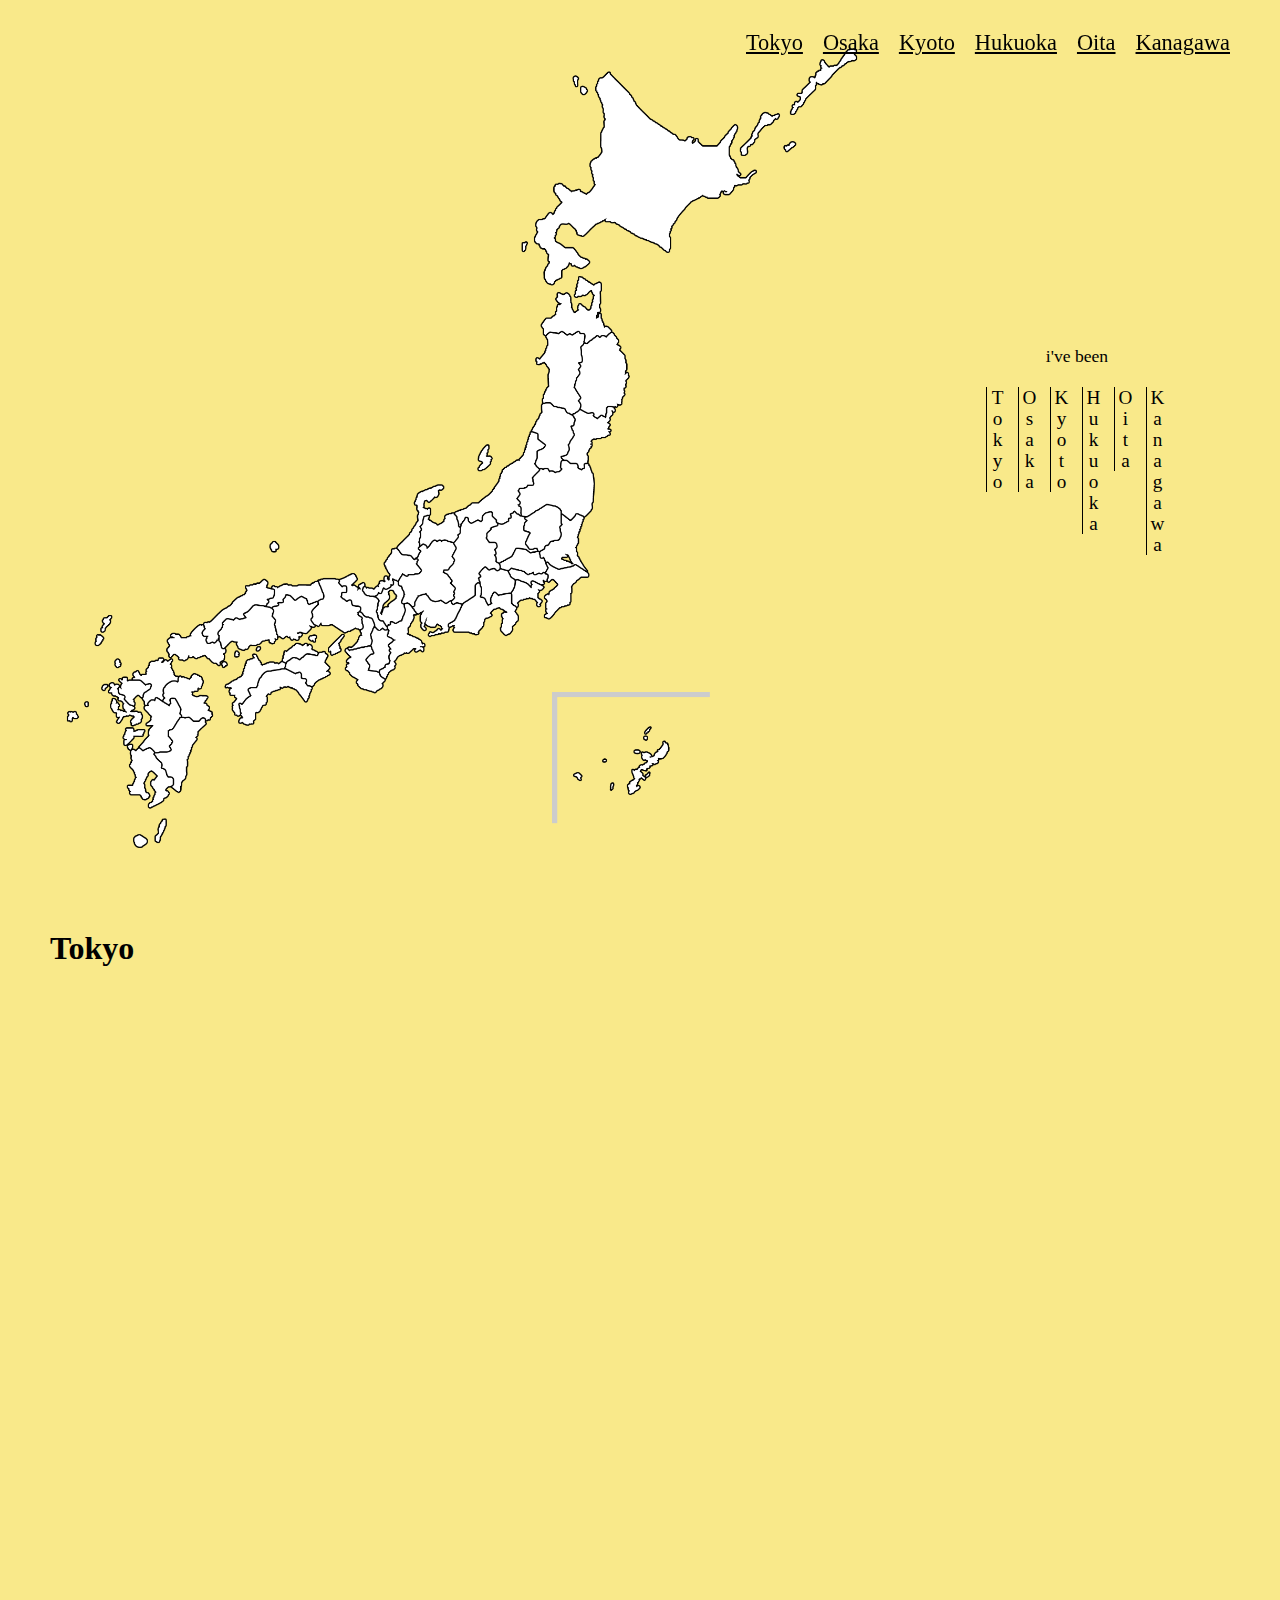
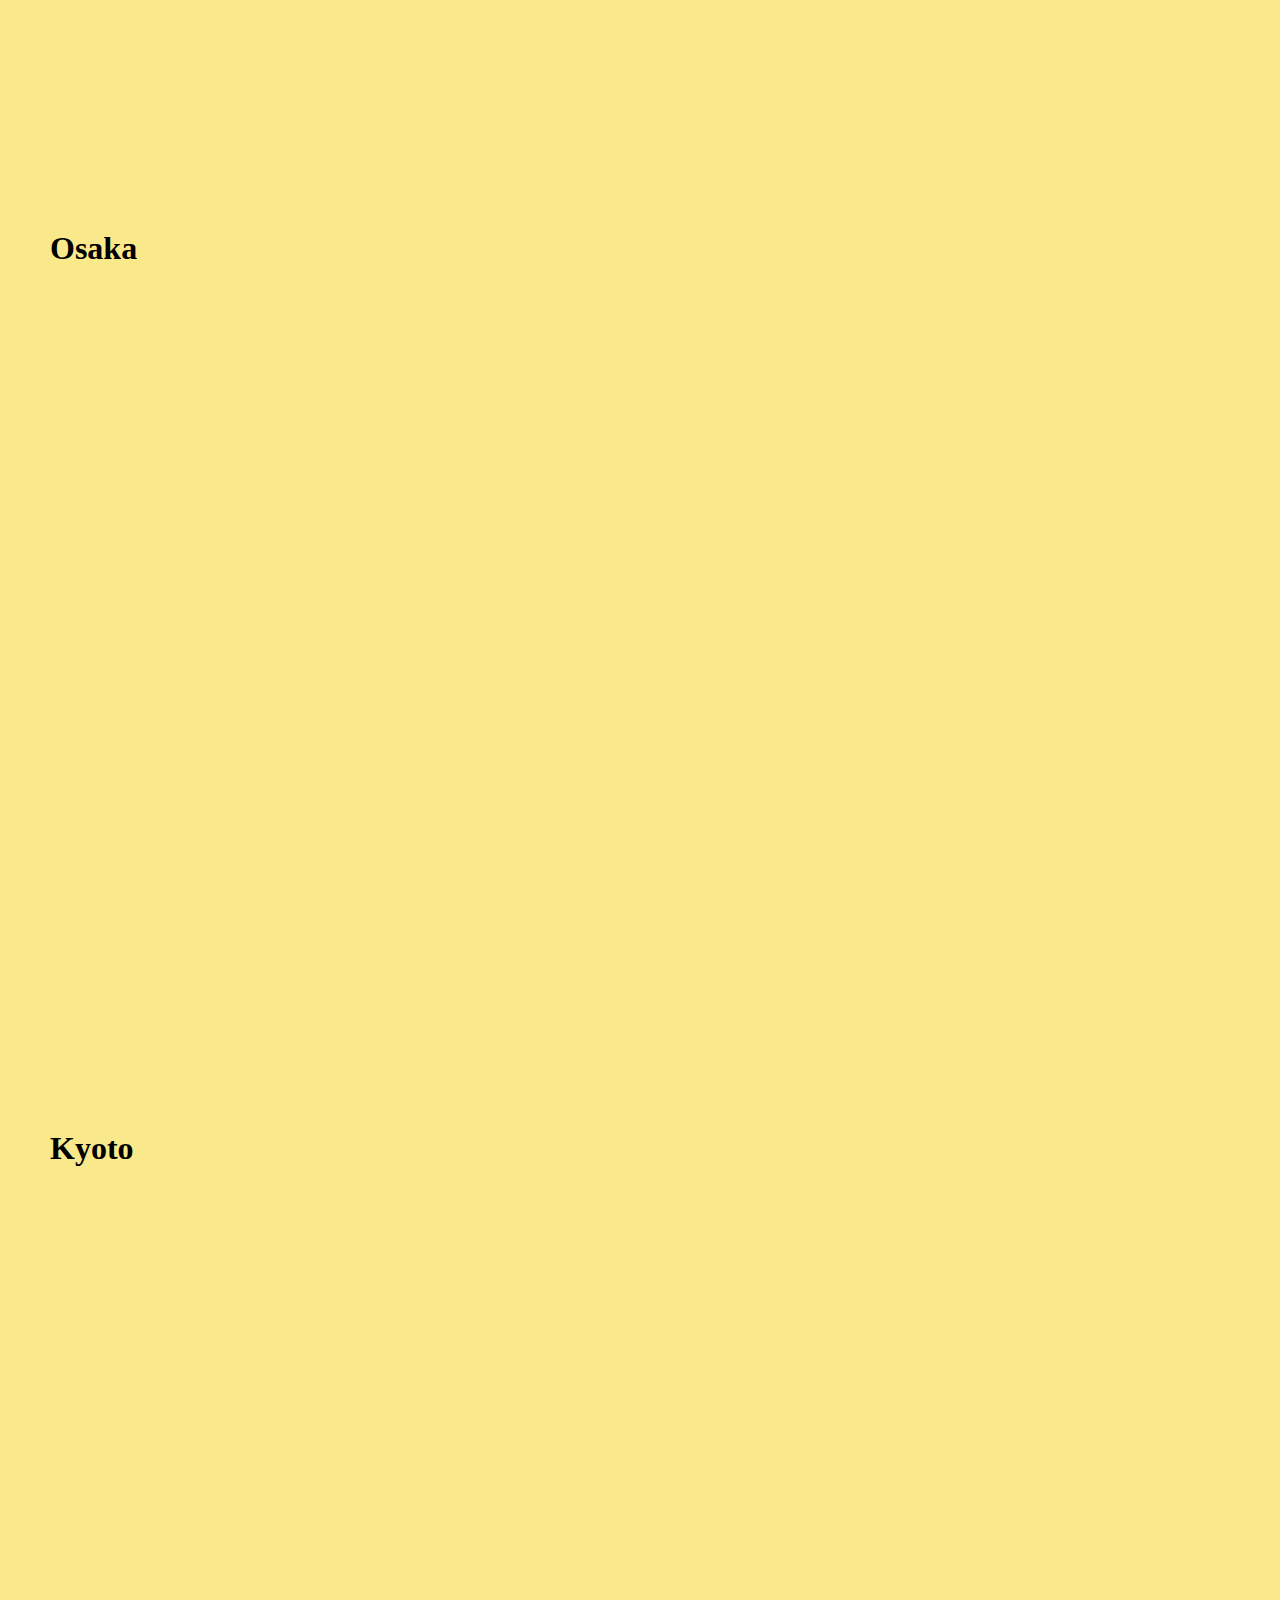
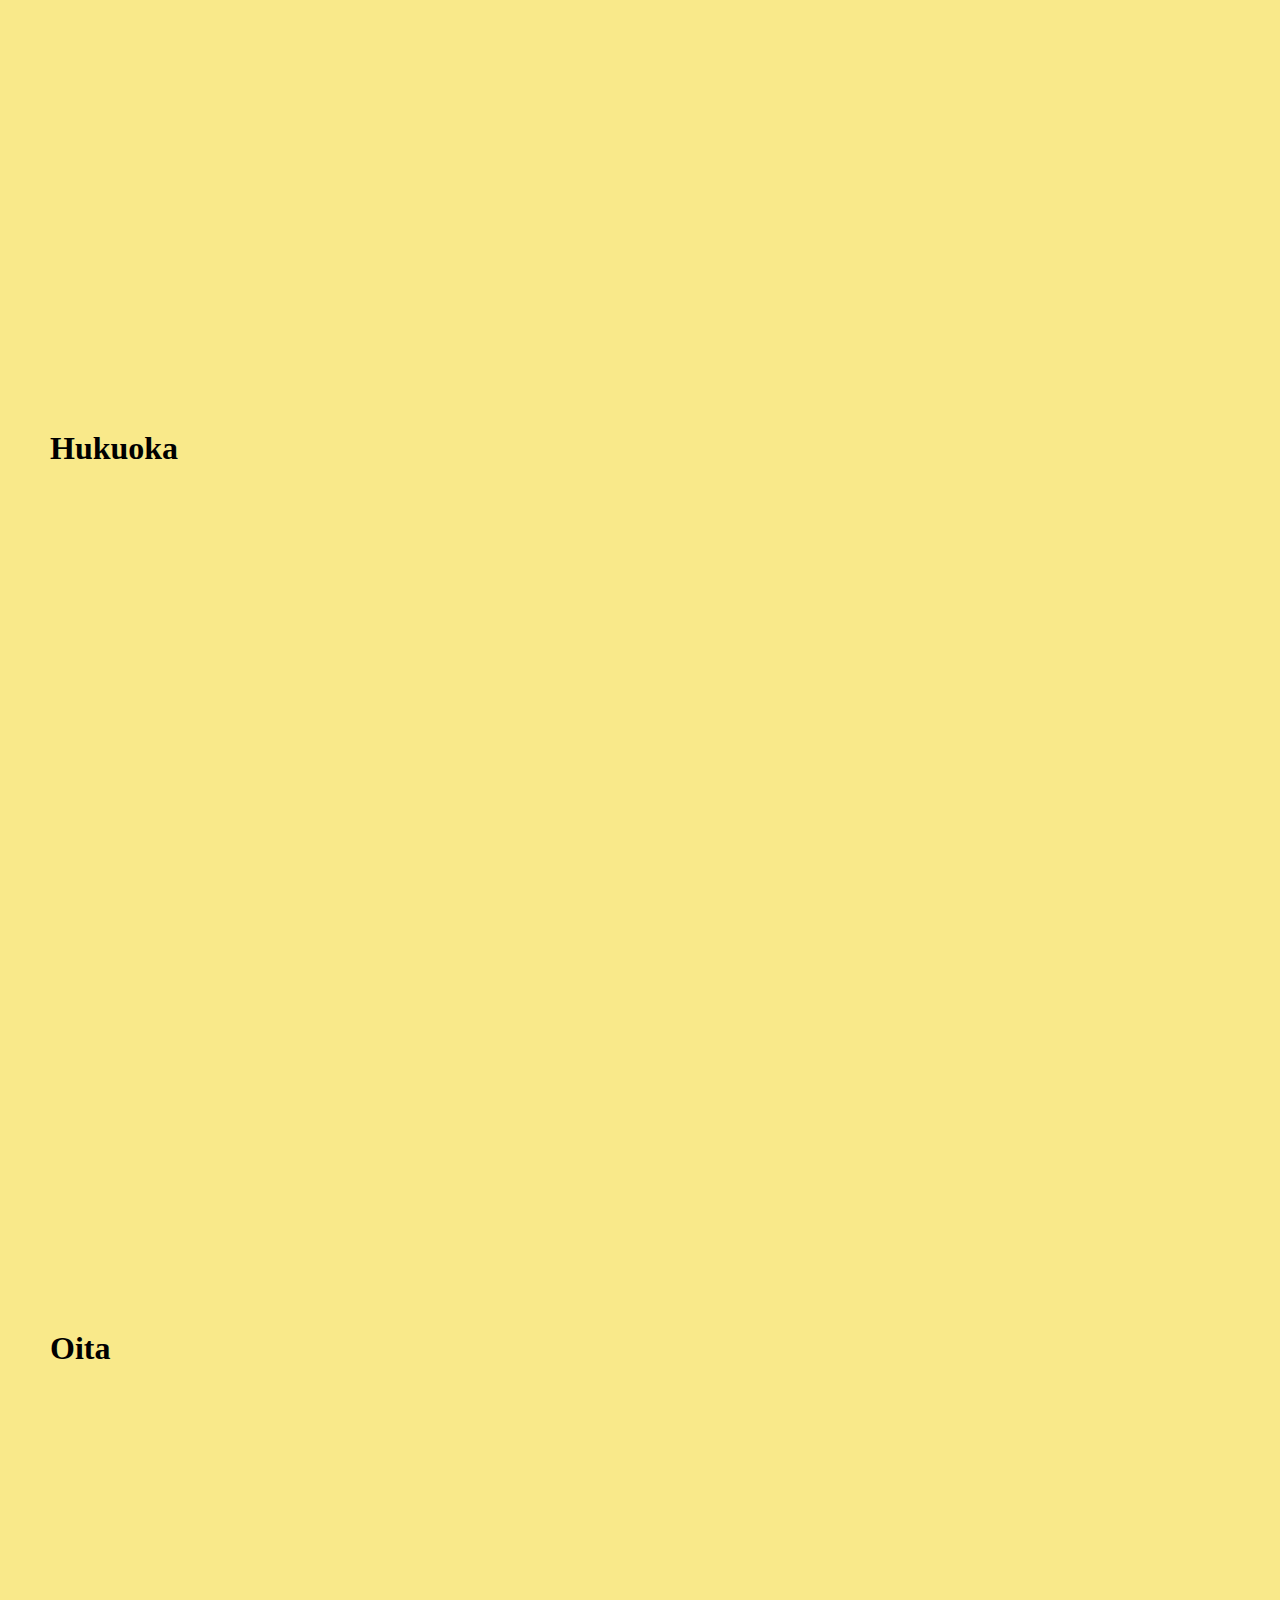
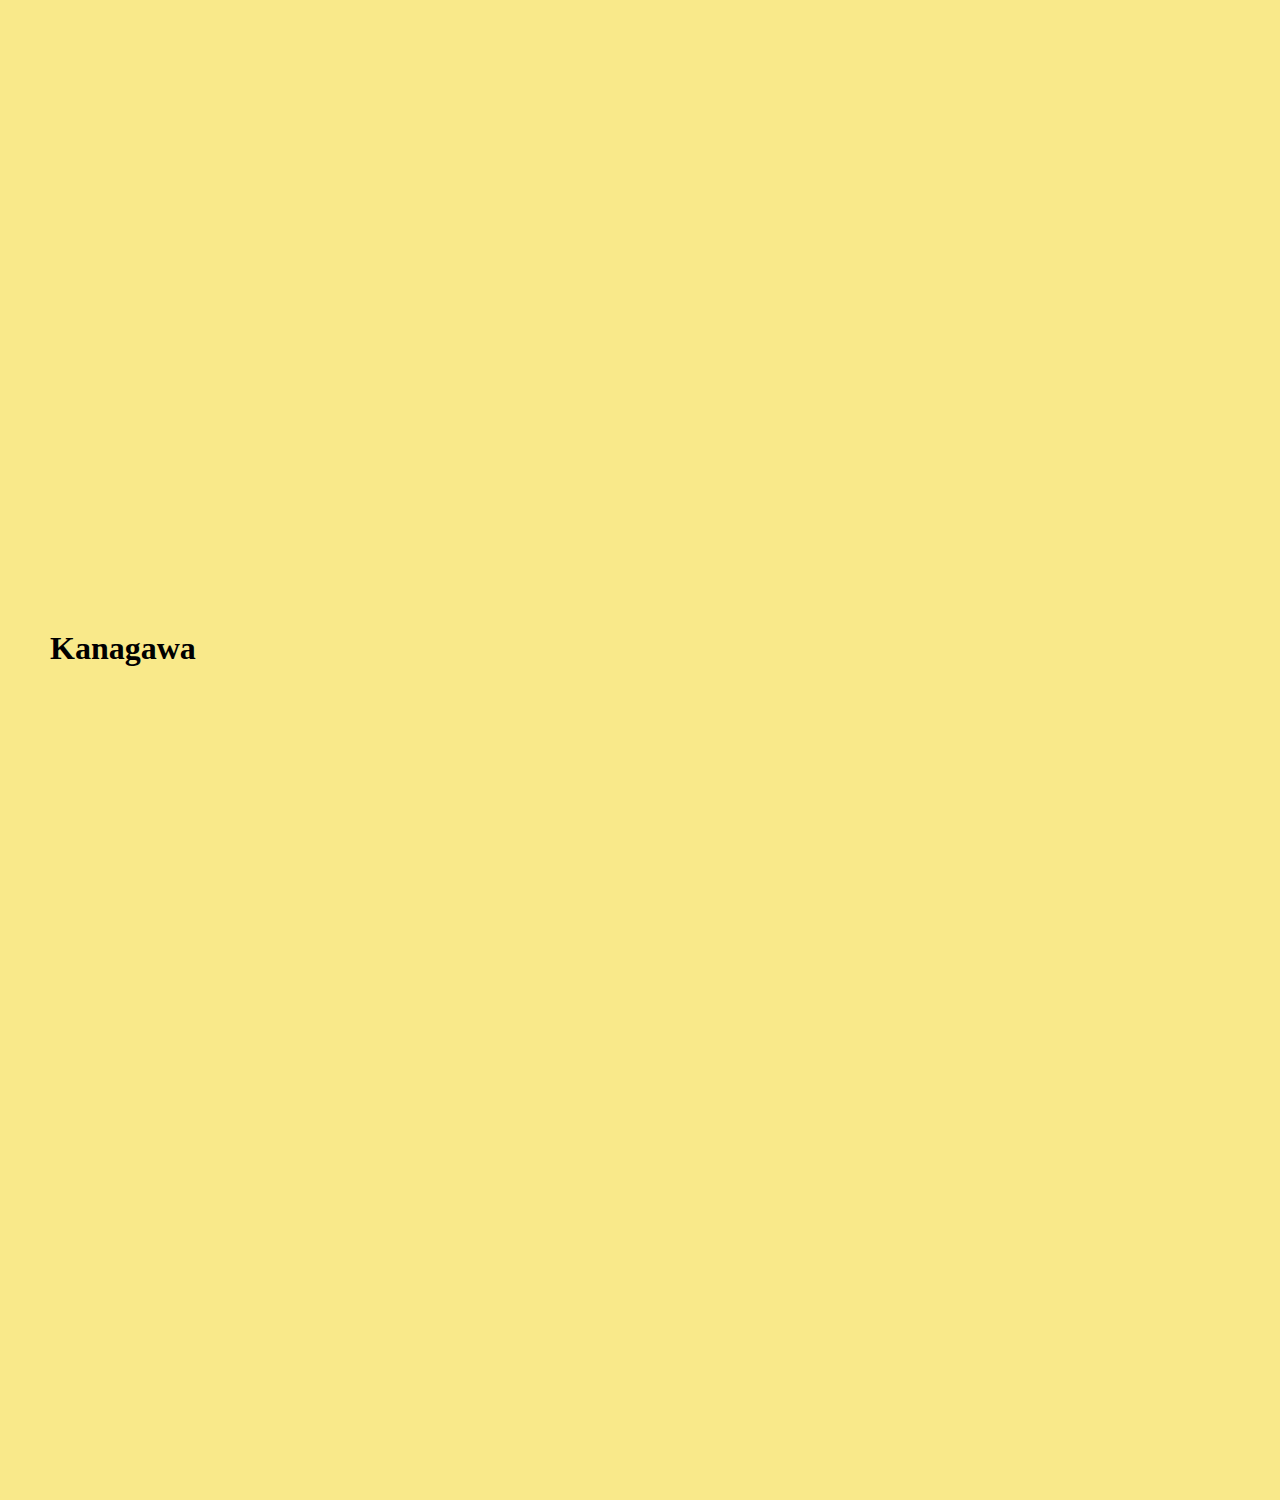
<file: week10/sebellko/index.html>
<!DOCTYPE html>
<html lang="en">
  <head>
    <meta charset="UTF-8" />
    <meta name="viewport" content="width=device-width, initial-scale=1.0" />
    <title>week10</title>
    <link rel="stylesheet" href="style.css" />
  </head>
  <body>
    <nav>
      <ul>
        <li><a href="#tokyoSection">Tokyo</a></li>
        <li><a href="#osakaSection">Osaka</a></li>
        <li><a href="#kyotoSection">Kyoto</a></li>
        <li><a href="#hukuokaSection">Hukuoka</a></li>
        <li><a href="#oitaSection">Oita</a></li>
        <li><a href="#kanagawaSection">Kanagawa</a></li>
      </ul>
    </nav>
    <main>
      <div class="img-wrapper">
        <img
          class="japan-map"
          src="./assets/images/japan-map.png"
          alt="japan-map"
        />
        <img
          id="Hukuoka"
          class="hukuoka"
          src="./assets/images/hukuoka.svg"
          alt="hukuoka"
        />
        <img
          id="Kanagawa"
          class="kanagawa"
          src="./assets/images/kanagawa.svg"
          alt="kanagawa"
        />
        <img
          id="Kyoto"
          class="kyoto"
          src="./assets/images/kyoto.svg"
          alt="kyoto"
        />
        <img id="Oita" class="oita" src="./assets/images/oita.svg" alt="oita" />
        <img
          id="Osaka"
          class="osaka"
          src="./assets/images/osaka.svg"
          alt="osaka"
        />
        <img
          id="Tokyo"
          class="tokyo"
          src="./assets/images/tokyo.svg"
          alt="tokyo"
        />
      </div>
      <div class="detail">
        <h1>i've been</h1>
        <ul id="listWrapper">
          <li><a href="#tokyoSection">Tokyo</a></li>
          <li><a href="#osakaSection">Osaka</a></li>
          <li><a href="#kyotoSection">Kyoto</a></li>
          <li><a href="#hukuokaSection">Hukuoka</a></li>
          <li><a href="#oitaSection">Oita</a></li>
          <li><a href="#kanagawaSection">Kanagawa</a></li>
        </ul>
      </div>
    </main>
    <section id="tokyoSection">
      <h1>Tokyo</h1>
    </section>
    <section id="osakaSection">
      <h1>Osaka</h1>
    </section>
    <section id="kyotoSection">
      <h1>Kyoto</h1>
    </section>
    <section id="hukuokaSection">
      <h1>Hukuoka</h1>
    </section>
    <section id="oitaSection">
      <h1>Oita</h1>
    </section>
    <section id="kanagawaSection">
      <h1>Kanagawa</h1>
    </section>
  </body>
  <script src="./app.js"></script>
</html>
</file>
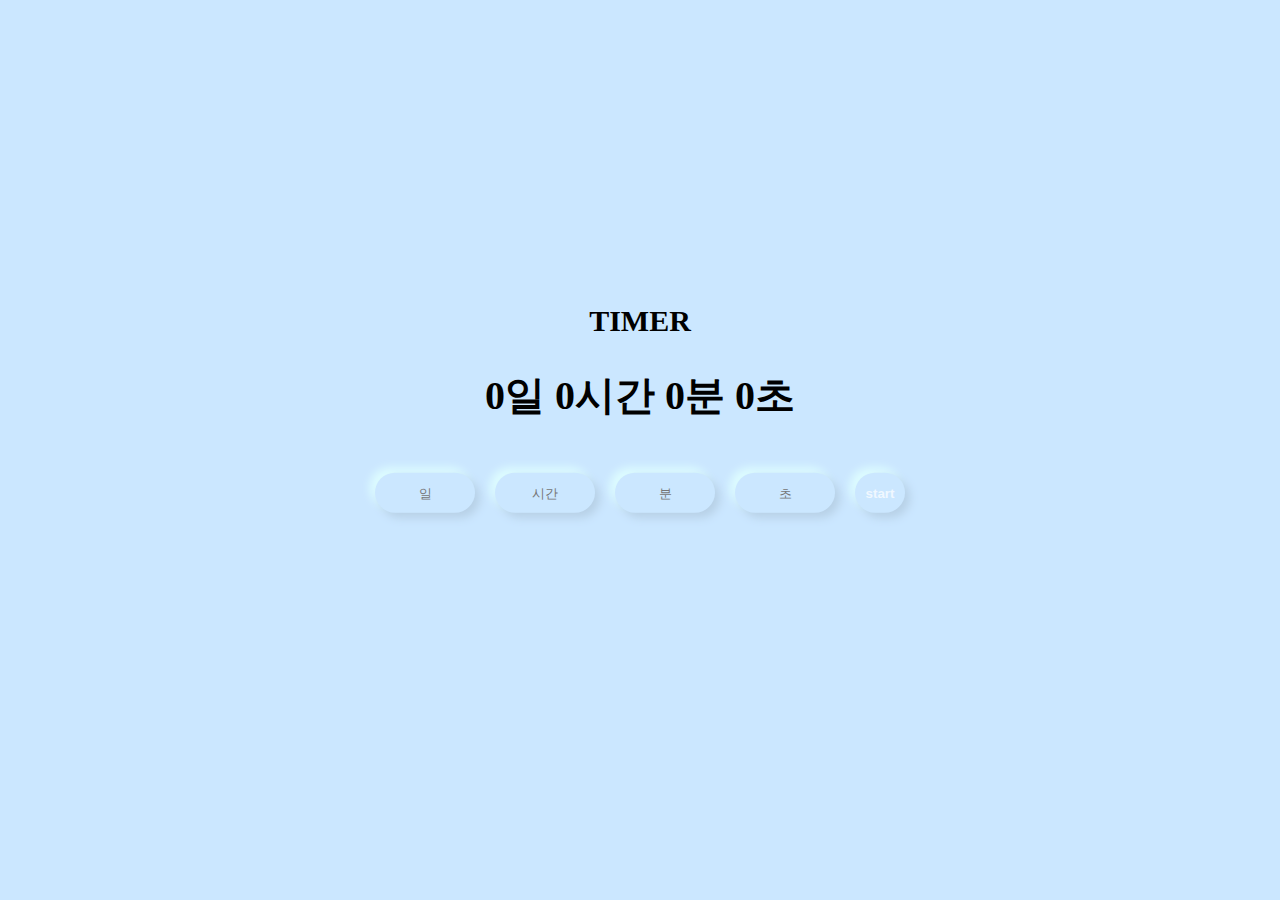
<file: week12/rkdcodus/index.html>
<!DOCTYPE html>
<html lang="en">
  <head>
    <meta charset="UTF-8" />
    <meta name="viewport" content="width=device-width, initial-scale=1.0" />
    <link rel="stylesheet" href="./style.css" />
    <title>Countdown-timer</title>
  </head>
  <body>
    <section>
      <h2>TIMER</h2>
      <h1 id="printElem">0일 0시간 0분 0초</h1>
      <h2 class="end">종료</h2>
      <div id="inputs">
        <input id="day" type="text" placeholder="일" autocomplete="off" />
        <input id="hour" type="text" placeholder="시간" autocomplete="off" />
        <input id="minute" type="text" placeholder="분" autocomplete="off" />
        <input id="second" type="text" placeholder="초" autocomplete="off" />
        <button id="startBtn">start</button>
      </div>
    </section>

    <script src="./main.js"></script>
  </body>
</html>
</file>
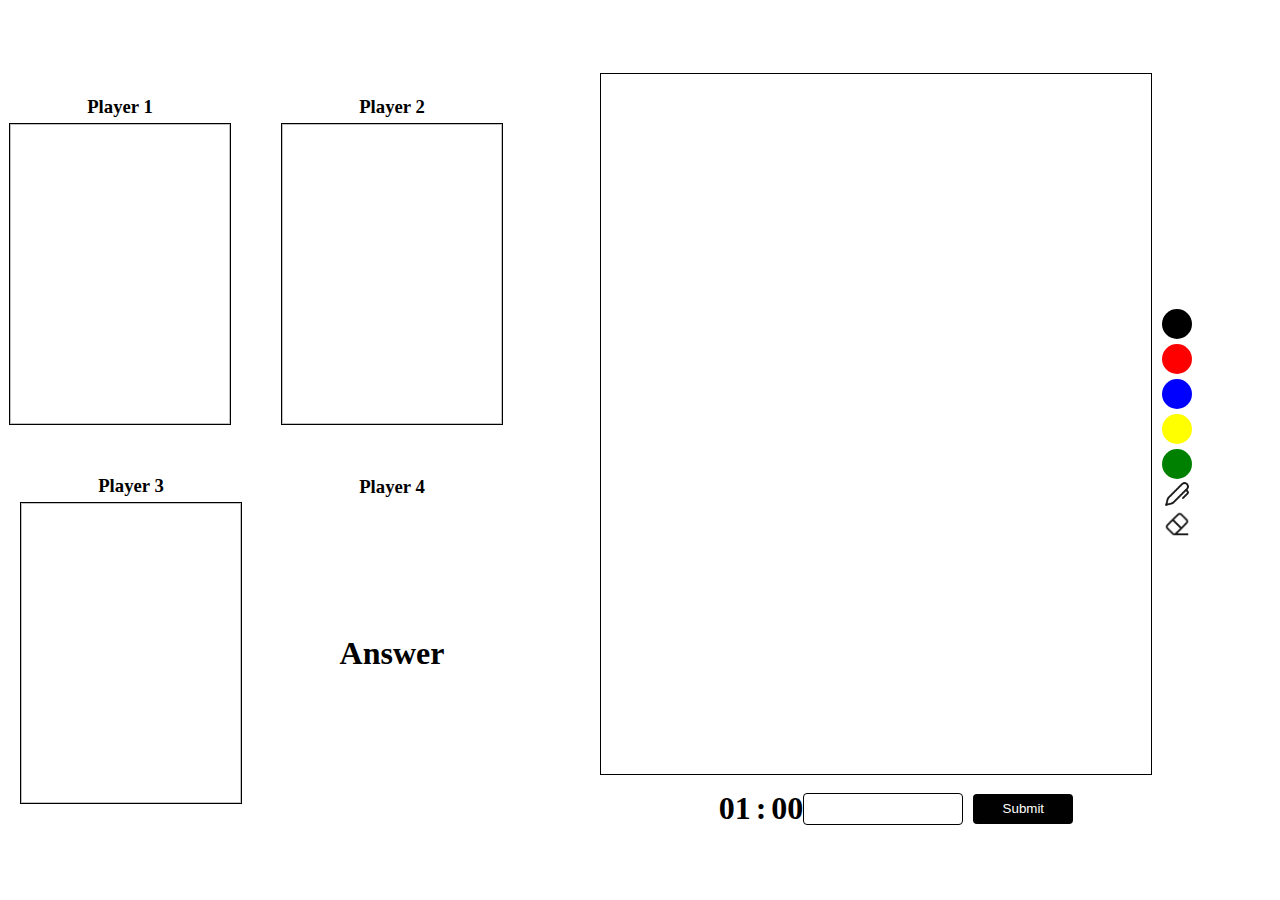
<file: week12/sebellko/index.html>
<!DOCTYPE html>
<html lang="en">
  <head>
    <meta charset="UTF-8" />
    <meta name="viewport" content="width=device-width, initial-scale=1.0" />
    <title>week12</title>
    <link rel="stylesheet" href="style.css" />
  </head>
  <body>
    <main>
      <section class="player">
        <ul id="playerList" class="player_list">
          <li>
            <h3>Player 1</h3>
            <img alt="" />
          </li>
          <li>
            <h3>Player 2</h3>
            <img alt="" />
          </li>
          <li>
            <h3>Player 3</h3>
            <img alt="" />
          </li>
          <li>
            <h3>Player 4</h3>
            <h1 id="answer">Answer</h1>
          </li>
        </ul>
      </section>
      <section class="draw">
        <div class="draw_section">
          <canvas></canvas>
          <div class="tool_pannel">
            <ul id="colorPallete" class="color_pallete">
              <li class="black"></li>
              <li class="red"></li>
              <li class="blue"></li>
              <li class="yellow"></li>
              <li class="green"></li>
            </ul>
            <img id="pen" src="./assets/icons8-pen-48.png" />
            <img id="eraser" src="./assets/icons8-erase-32.png" />
          </div>
        </div>
        <div class="control_pannel">
          <span class="timer">
            <h1 id="minute">01</h1>
            <h1>:</h1>
            <h1 id="second">00</h1>
          </span>
          <span class="submit">
            <input id="answerInput" type="text" />
            <button id="submitButton">Submit</button>
          </span>
        </div>
      </section>
    </main>
  </body>
  <script type="module" src="./app.js"></script>
</html>
</file>
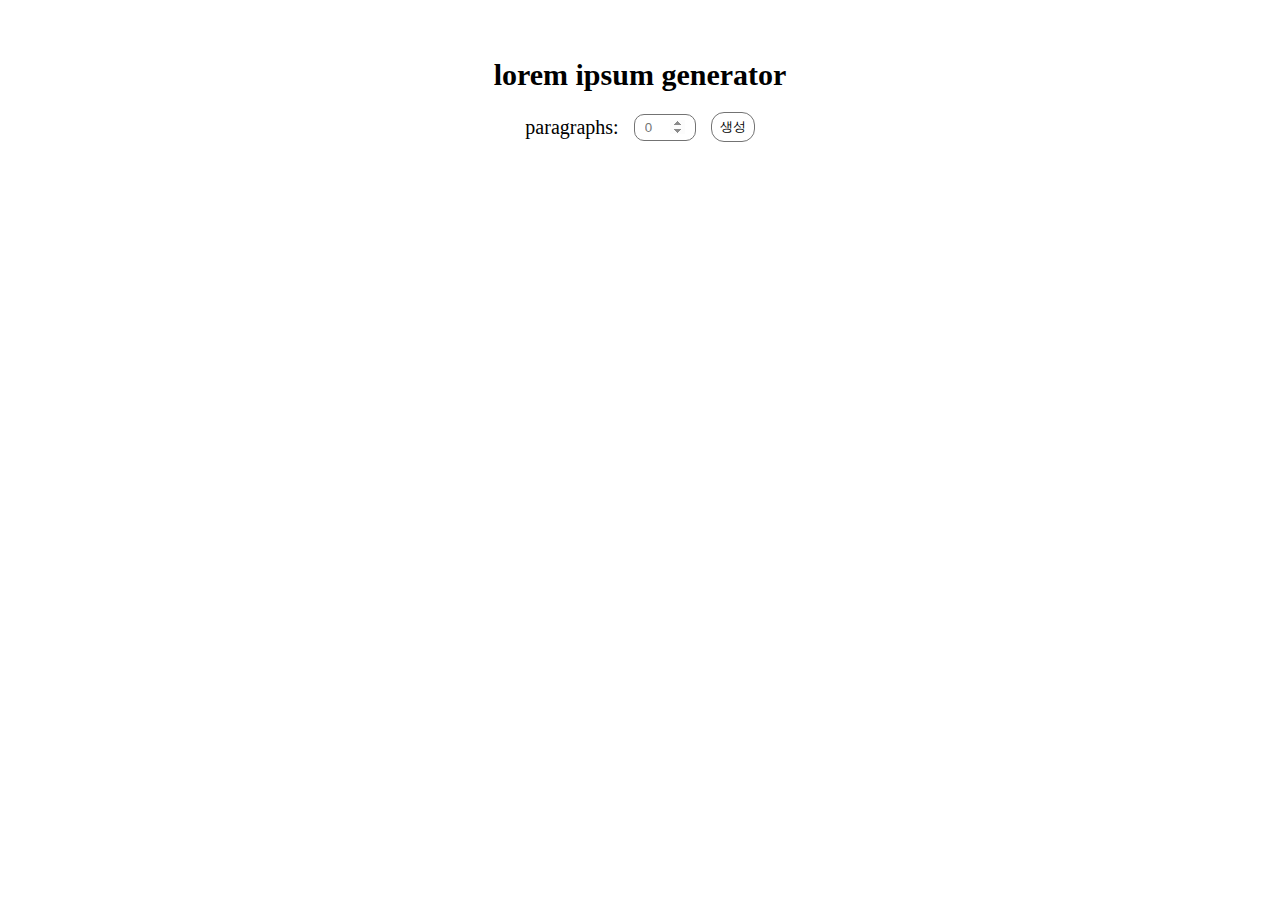
<file: week13/ccconac/index.html>
<!doctype html>
<html lang="ko">
  <head>
    <meta charset="UTF-8" />
    <meta name="viewport" content="width=device-width, initial-scale=1.0" />
    <title>lorem ipsum</title>
    <link rel="stylesheet" href="./style.css" />
  </head>
  <body>
    <section class="container">
      <h1 class="title">lorem ipsum generator</h1>
      <form class="generator">
        <label>paragraphs:</label>
        <input class="paragraphs-input" type="number" min="0" max="9" placeholder="0" />
        <button class="generate-button">생성</button>
      </form>
      <article class="lipsums"></article>
    </section>
  </body>
  <script type="module" src="./app.js"></script>
</html>
</file>
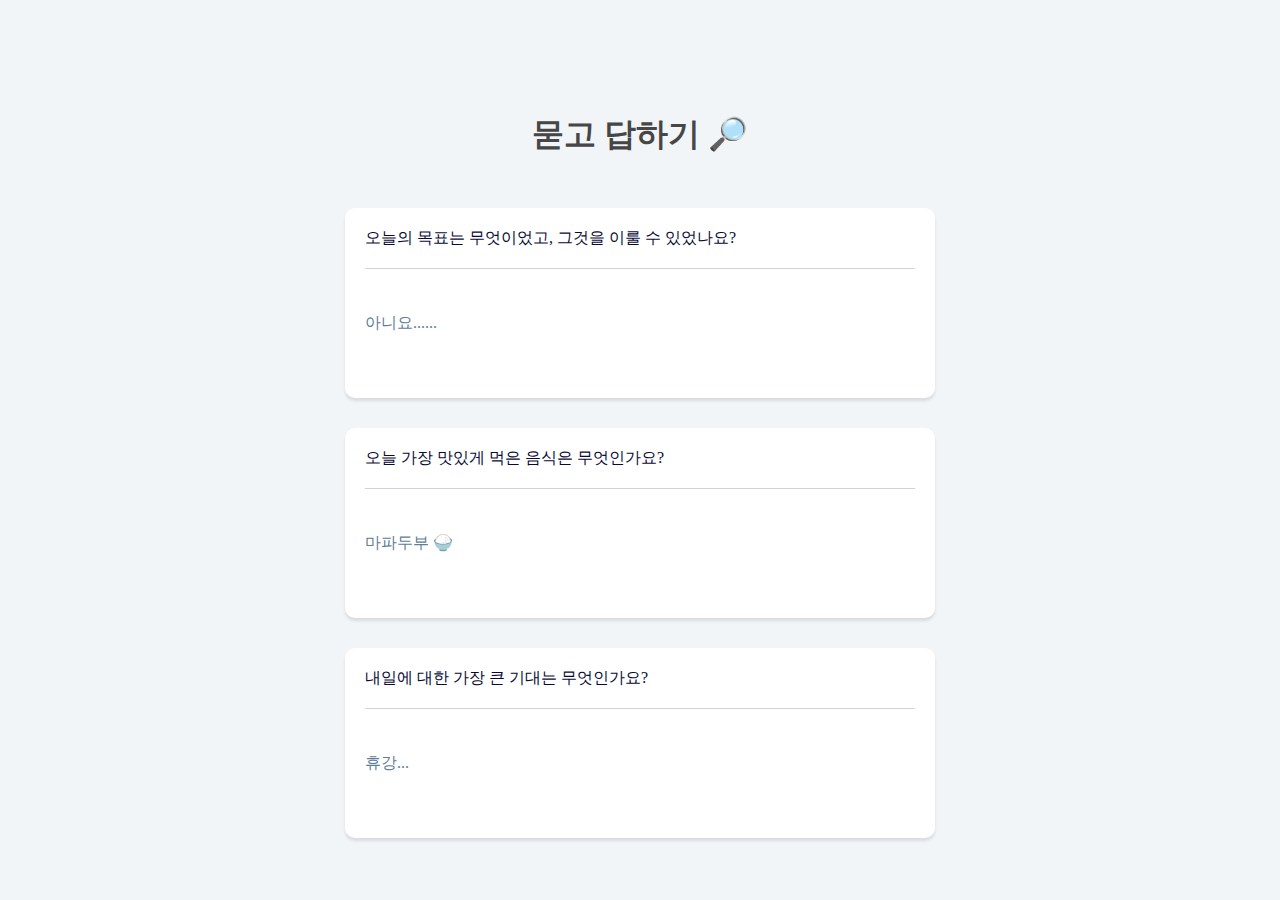
<file: week7/ccconac/index.html>
<!doctype html>
<html lang="en">
  <head>
    <meta charset="UTF-8" />
    <meta name="viewport" content="width=device-width, initial-scale=1.0" />
    <title>Q&A</title>
    <link rel="stylesheet" href="./style.css" />
    <link
      rel="stylesheet"
      href="https://cdnjs.cloudflare.com/ajax/libs/font-awesome/6.5.1/css/all.min.css"
      integrity="sha512-DTOQO9RWCH3ppGqcWaEA1BIZOC6xxalwEsw9c2QQeAIftl+Vegovlnee1c9QX4TctnWMn13TZye+giMm8e2LwA=="
      crossorigin="anonymous"
      referrerpolicy="no-referrer"
    />
  </head>
  <body>
    <div class="container">
      <div class="content-wrapper">
        <div class="title-wrapper">
          <h1>묻고 답하기 🔎</h1>
        </div>
        <div class="question-card">
          <div class="question">
            <span class="question-text"
              >오늘의 목표는 무엇이었고, 그것을 이룰 수 있었나요?</span
            >
            <button class="card-button">
              <i class="far fa-plus-square"></i>
            </button>
          </div>
          <div class="answer">
            <span class="answer-text">아니요......</span>
          </div>
        </div>
        <div class="question-card">
          <div class="question">
            <span class="question-text"
              >오늘 가장 맛있게 먹은 음식은 무엇인가요?</span
            >
            <button class="card-button">
              <i class="far fa-plus-square"></i>
            </button>
          </div>
          <div class="answer">
            <span class="answer-text">마파두부 🍚</span>
          </div>
        </div>
        <div class="question-card">
          <div class="question">
            <span class="question-text"
              >내일에 대한 가장 큰 기대는 무엇인가요?</span
            >
            <button class="card-button">
              <i class="far fa-plus-square"></i>
            </button>
          </div>
          <div class="answer">
            <span class="answer-text">휴강...</span>
          </div>
        </div>
      </div>
    </div>
  </body>
</html>
</file>
<file: week10/sebellko/style.css>
* {
  margin: 0;
  padding: 0;
  border: 0;
}

ul {
  list-style: none;
}

a {
  color: black;
}

a:visited {
  color: black;
}

body {
  width: 100vw;
  height: 100vh;
  background-color: #f9e98a;
}

nav {
  width: 100%;
  top: 0;
  left: 0;
  position: fixed;
  display: flex;
  justify-content: end;
  z-index: 999;
  > ul {
    display: flex;
    align-items: center;
    gap: 20px;
    margin: 30px 50px 0 0;
    > li {
      font-size: 1.4rem;
      font-weight: 500;
      cursor: pointer;
    }
  }
}

main {
  width: 100%;
  height: 100%;
  display: flex;
  align-items: center;
  justify-content: space-around;
  .img-wrapper {
    position: relative;
    transition: all 0.3s ease;
    .japan-map {
      width: 800px;
      height: 800px;
    }
    .hukuoka {
      position: absolute;
      top: 609px;
      left: 70px;
      opacity: 0;
    }
    .kanagawa {
      position: absolute;
      top: 531px;
      left: 448px;
      opacity: 0;
    }
    .kyoto {
      position: absolute;
      top: 525px;
      left: 276px;
      opacity: 0;
    }
    .oita {
      position: absolute;
      top: 625px;
      left: 100px;
      opacity: 0;
    }
    .osaka {
      position: absolute;
      top: 563px;
      left: 285px;
      opacity: 0;
    }
    .tokyo {
      position: absolute;
      top: 519px;
      left: 446px;
      opacity: 0;
    }
  }
  .detail {
    display: flex;
    flex-direction: column;
    align-items: center;
    margin-right: 50px;
    gap: 20px;
    > h1 {
      font-size: 1.1rem;
      font-weight: 500;
    }
    > ul {
      display: flex;
      gap: 10px;
      > li {
        font-size: 1.2rem;
        writing-mode: vertical-lr;
        text-orientation: upright;
        cursor: pointer;
      }
    }
  }
}

section {
  width: 100%;
  height: 100%;
  position: relative;
  > h1 {
    position: absolute;
    top: 30px;
    left: 50px;
  }
}
</file>
<file: week12/rkdcodus/style.css>
* {
  margin: 0;
  padding: 0;
  border: 0;
}

body {
  background-color: #cbe7ff;
}

section {
  position: absolute;
  top: 50%;
  left: 50%;
  transform: translate(-50%, -70%);
}

h1 {
  text-align: center;
  margin-bottom: 50px;
  font-size: 40px;
}

h2 {
  text-align: center;
  margin-bottom: 30px;
  font-size: 30px;
}

#inputs {
  display: flex;
  gap: 20px;
}

input {
  appearance: none;
  background-color: #cbe7ff;
  width: 100px;
  height: 40px;
  text-align: center;
  border-radius: 20px;
  box-shadow: 5px 5px 10px #b7d0e6, -5px -5px 10px #dffeff;
}

input:focus {
  outline: none;
}

button {
  font-weight: 600;
  color: aliceblue;
  width: 50px;
  height: 40px;
  background-color: #cbe7ff;
  cursor: pointer;
  border-radius: 20px;
  box-shadow: 5px 5px 10px #b7d0e6, -5px -5px 10px #dffeff;
  transition: 0.4s;
}
button:hover {
  color: rgb(255, 48, 48);
}

.end {
  margin-bottom: 50px;
  display: none;
}
</file>
<file: week12/sebellko/style.css>
* {
  margin: 0;
  padding: 0;
  border: 0;
}

ul {
  list-style: none;
}

body {
  width: 100vw;
  height: 100vh;
}

main {
  width: 100%;
  height: 100%;
  display: flex;
}

.player {
  flex: 4;
  display: flex;
  justify-content: center;
  align-items: center;
}

.player_list {
  width: 100%;
  display: flex;
  align-items: center;
  justify-content: center;
  flex-wrap: wrap;
  gap: 50px;
  > li {
    display: flex;
    flex-direction: column;
    align-items: center;
    gap: 5px;
    > img {
      width: 220px;
      height: 300px;
      border: 1px solid #010101;
    }
    > h1 {
      display: flex;
      justify-content: center;
      align-items: center;
      width: 200px;
      height: 300px;
    }
  }
}

.draw {
  flex: 6;
  display: flex;
  flex-direction: column;
  align-items: center;
  justify-content: center;
  gap: 15px;
}

.draw_section {
  display: flex;
  align-items: center;
  gap: 10px;
}

.tool_pannel {
  display: flex;
  flex-direction: column;
  > img {
    width: 30px;
    height: 30px;
    cursor: pointer;
  }
}

.color_pallete {
  display: flex;
  flex-direction: column;
  gap: 5px;
  > li {
    width: 30px;
    height: 30px;
    border-radius: 50%;
    cursor: pointer;
  }
  .black {
    background-color: black;
  }
  .red {
    background-color: red;
  }
  .blue {
    background-color: blue;
  }
  .yellow {
    background-color: yellow;
  }
  .green {
    background-color: green;
  }
}

.control_pannel {
  display: flex;
  align-items: center;
  justify-content: center;
  width: 40%;
}

.timer {
  display: flex;
  gap: 5px;
  flex: 5;
  > h1 {
    font-size: xx-large;
  }
}

.submit {
  display: flex;
  align-items: center;
  gap: 10px;
  flex: 5;

  > input {
    width: 150px;
    height: 26px;
    border: 1px solid #010101;
    border-radius: 4px;
    font-size: large;
    padding: 2px 0 2px 8px;
  }
  > button {
    width: 100px;
    height: 30px;
    background-color: #010101;
    color: #fff;
    border-radius: 4px;
    cursor: pointer;
  }
}

canvas {
  border: 1px solid black;
}
</file>
<file: week13/ccconac/style.css>
body {
  padding-top: 30px;
}

.container {
  display: flex;
  flex-direction: column;
  align-items: center;
}

.title {
  font-size: 30px;
}

.generator {
  display: flex;
  align-items: center;

  gap: 15px;
}

label {
  font-size: 20px;
}

.paragraphs-input {
  padding: 5px 10px;

  border: 1px solid #737373;
  border-radius: 10px;

  outline: none;
}

input[type='number']::-webkit-inner-spin-button {
  opacity: 1;
}

.generate-button {
  padding: 5px 8px;

  background-color: #fff;

  border: 1px solid #737373;
  border-radius: 13px;

  cursor: pointer;
}

.generate-button:hover {
  border: 1px solid #000;

  color: #fff;
  background-color: #000;
}

.lipsums {
  display: flex;
  flex-direction: column;
  align-items: center;

  padding-top: 20px;

  width: 700px;
}
</file>
<file: week7/ccconac/style.css>
body {
  margin: 0;
}

.container {
  display: flex;
  justify-content: center;

  width: 100vw;
  height: 100vh;

  background-color: #f2f5f8;
}

.content-wrapper {
  display: flex;
  flex-direction: column;
  align-items: center;
  justify-content: center;

  gap: 30px;
}

.title-wrapper {
  display: flex;
  align-items: center;
  justify-content: center;

  width: 100%;
  color: #464646;

  padding-top: 30px;
}

.question-card {
  display: flex;
  flex-direction: column;

  width: 550px;
  height: 150px;

  padding: 20px;

  box-shadow: 0 3px 3px 0 rgba(0, 0, 0, 0.1);
  border-radius: 10px;
  background-color: #fff;
}

.question {
  display: flex;
  align-items: center;
  justify-content: space-between;

  width: 100%;
  height: 20px;

  padding-bottom: 20px;

  color: #090a34;
  border-bottom: 1px solid #d2d2d2;
}

.card-button {
  font-size: 25px;
  color: #bf9f68;

  border: none;
  background-color: transparent;

  cursor: pointer;

  transform: rotate(0);
  transition: 0.6s;
}

.card-button:hover {
  transform: rotate(90deg);
}

.answer {
  display: flex;
  align-items: center;

  height: 100%;

  color: #617d98;
}
</file>
